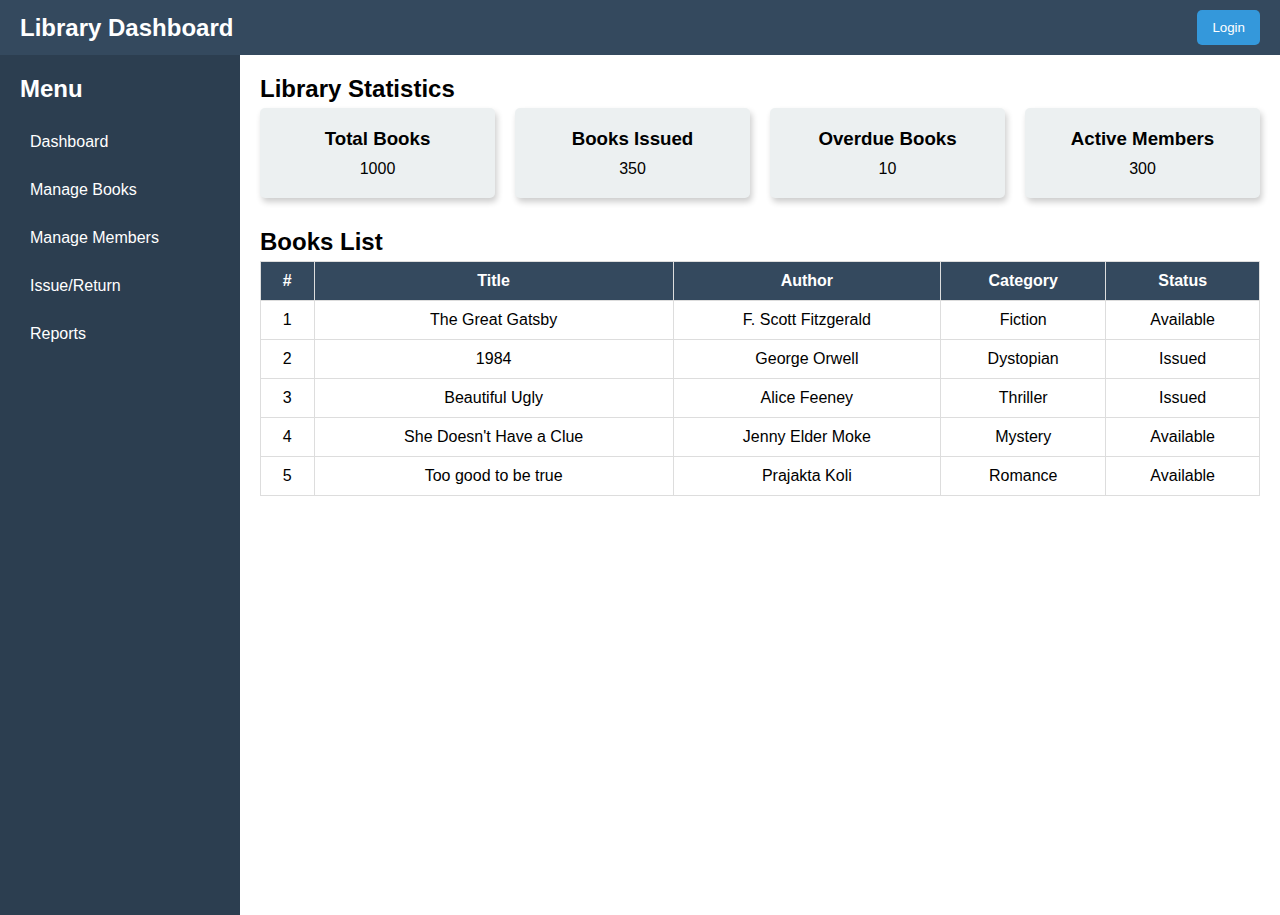
<file: WAD/asgn1a/index.html>
<!-- ASSIGNMENT 1-a: Create a responsive web page which shows the college admin dashboard for library management with sidebar and statistics in cards using HTML, CSS. -->

<!DOCTYPE html>
<html lang="en">
<head>
    <meta charset="UTF-8">
    <meta name="viewport" content="width=device-width, initial-scale=1.0">
    <title>Library Management Dashboard</title>
    <link rel="stylesheet" href="style.css">
</head>
<body>
    <!-- Navbar -->
    <header class="navbar">
        <h1>Library Dashboard</h1>
        <button class="btn login-btn">Login</button>
    </header>

    <div class="dashboard">
       <!-- menu -->
        <aside class="sidebar">
            <h2>Menu</h2>
            <a href="#">Dashboard</a>
            <a href="#">Manage Books</a>
            <a href="#">Manage Members</a>
            <a href="#">Issue/Return</a>
            <a href="#">Reports</a>
        </aside>

        <!-- details -->
        <main class="content">
            <h2>Library Statistics</h2>
            <div class="cards">
                <div class="card">
                    <h3>Total Books</h3>
                    <p>1000</p>
                </div>
                <div class="card">
                    <h3>Books Issued</h3>
                    <p>350</p>
                </div>
                <div class="card">
                    <h3>Overdue Books</h3>
                    <p>10</p>
                </div>
                <div class="card">
                    <h3>Active Members</h3>
                    <p>300</p>
                </div>
            </div>

            <!-- List in form of tables -->
            <h2>Books List</h2>
            <table>
                <thead>
                    <tr>
                        <th>#</th>
                        <th>Title</th>
                        <th>Author</th>
                        <th>Category</th>
                        <th>Status</th>
                    </tr>
                </thead>
                <tbody>
                    <!-- Book 1 -->
                    <tr>    
                        <td>1</td>
                        <td>The Great Gatsby</td>
                        <td>F. Scott Fitzgerald</td>
                        <td>Fiction</td>
                        <td>Available</td>
                    </tr>
                    <!-- Book 2 -->
                    <tr>
                        <td>2</td>
                        <td>1984</td>
                        <td>George Orwell</td>
                        <td>Dystopian</td>
                        <td>Issued</td>
                    </tr>
                    <!-- Book 3 -->
                    <tr>
                        <td>3</td>
                        <td>Beautiful Ugly</td>
                        <td>Alice Feeney </td>
                        <td>Thriller</td>
                        <td>Issued</td>
                    </tr>
                    <!-- Book 4 -->
                    <tr>
                        <td>4</td>
                        <td>She Doesn't Have a Clue</td>
                        <td>Jenny Elder Moke</td>
                        <td>Mystery</td>
                        <td>Available</td>
                    </tr>
                    <!-- Book 5 -->
                    <tr>
                        <td>5</td>
                        <td>Too good to be true</td>
                        <td>Prajakta Koli</td>
                        <td>Romance</td>
                        <td>Available</td>
                    </tr>
                </tbody>
            </table>
        </main>
    </div>
</body>
</html>
</file>
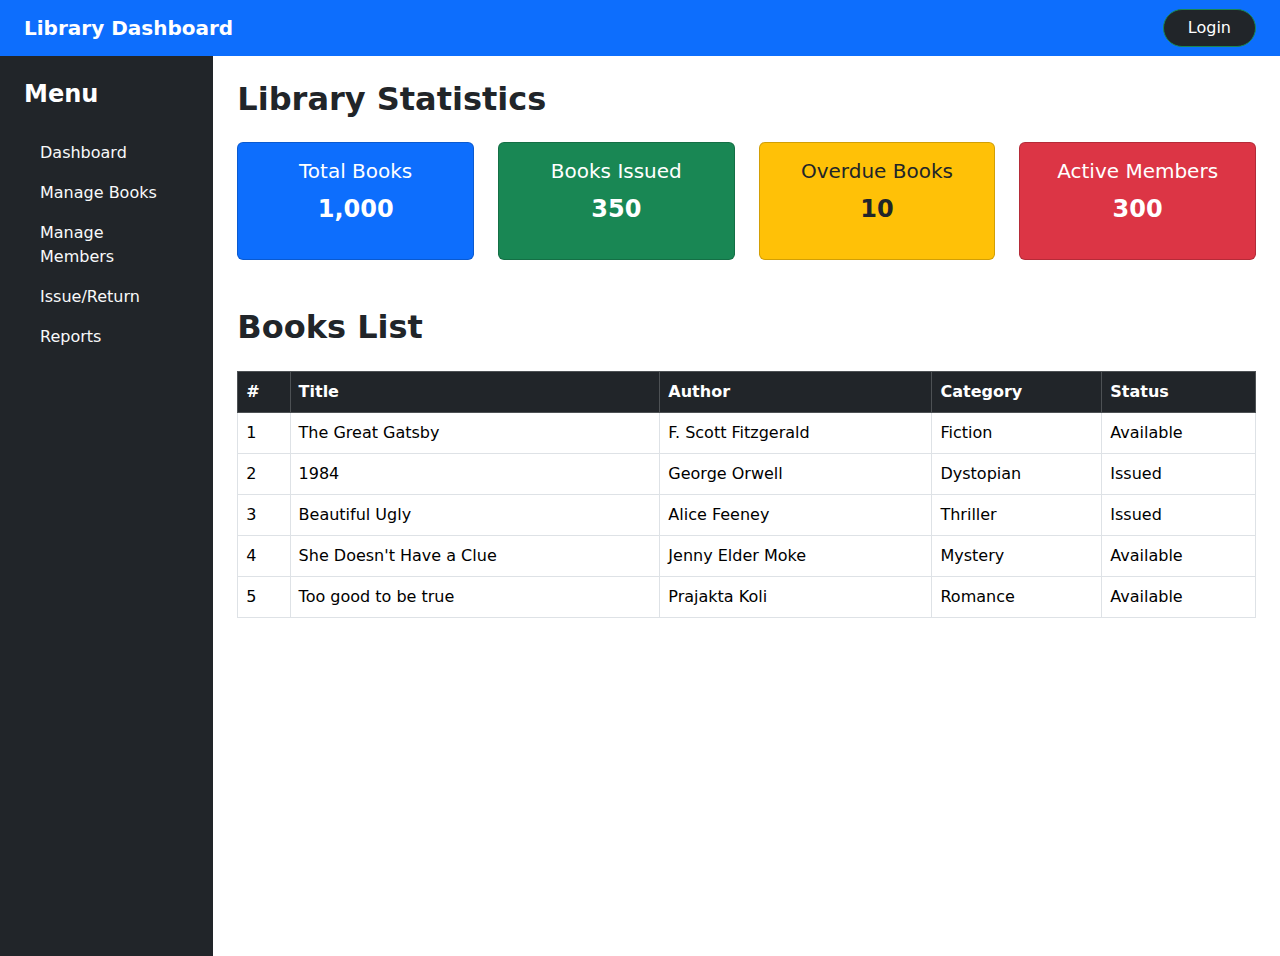
<file: WAD/asgn1b/index.html>
<!-- ASSIGNMENT 1-b: Create a responsive web page which shows the college admin dashboard for library management with sidebar and statistics in cards using HTML, Bootstrap. -->

<!DOCTYPE html>
<html lang="en">
<head>
    <meta charset="UTF-8">
    <meta name="viewport" content="width=device-width, initial-scale=1.0">
    <title>Library Management Dashboard</title>
    <link rel="stylesheet" href="https://cdn.jsdelivr.net/npm/bootstrap@5.3.0/dist/css/bootstrap.min.css">
</head>
<body>
    <!-- Navbar -->
    <nav class="navbar navbar-expand-lg navbar-dark bg-primary px-4">
        <a class="navbar-brand fw-bold" href="#">Library Dashboard</a>
        <div class="ms-auto">
            <button class="btn btn-success rounded-pill bg-dark px-4">Login</button>
        </div>
    </nav>

    <div class="container-fluid">
        <div class="row">
            <!-- Sidebar -->
            <nav class="col-md-2 bg-dark text-white d-flex flex-column min-vh-100 p-4">
                <h4 class="fw-bold mb-4">Menu</h4>
                <ul class="nav flex-column">
                    <li class="nav-item">
                        <a href="#" class="nav-link text-light">Dashboard</a>
                    </li>
                    <li class="nav-item">
                        <a href="#" class="nav-link text-light">Manage Books</a>
                    </li>
                    <li class="nav-item">
                        <a href="#" class="nav-link text-light">Manage Members</a>
                    </li>
                    <li class="nav-item">
                        <a href="#" class="nav-link text-light">Issue/Return</a>
                    </li>
                    <li class="nav-item">
                        <a href="#" class="nav-link text-light">Reports</a>
                    </li>
                </ul>
            </nav>

            <!-- Main Content -->
            <main class="col-md-10 p-4">
                <h2 class="fw-bold mb-4">Library Statistics</h2>
                <div class="row g-4">
                    <div class="col-md-3">
                        <div class="card bg-primary text-white text-center">
                            <div class="card-body">
                                <h5>Total Books</h5>
                                <p class="fs-4 fw-bold">1,000</p>
                            </div>
                        </div>
                    </div>
                    <div class="col-md-3">
                        <div class="card bg-success text-white text-center">
                            <div class="card-body">
                                <h5>Books Issued</h5>
                                <p class="fs-4 fw-bold">350</p>
                            </div>
                        </div>
                    </div>
                    <div class="col-md-3">
                        <div class="card bg-warning text-dark text-center">
                            <div class="card-body">
                                <h5>Overdue Books</h5>
                                <p class="fs-4 fw-bold">10</p>
                            </div>
                        </div>
                    </div>
                    <div class="col-md-3">
                        <div class="card bg-danger text-white text-center">
                            <div class="card-body">
                                <h5>Active Members</h5>
                                <p class="fs-4 fw-bold">300</p>
                            </div>
                        </div>
                    </div>
                </div>

                <h2 class="fw-bold mt-5 mb-4">Books List</h2>
                <table class="table table-hover table-bordered">
                    <thead class="table-dark">
                        <tr>
                            <th>#</th>
                            <th>Title</th>
                            <th>Author</th>
                            <th>Category</th>
                            <th>Status</th>
                        </tr>
                    </thead>
                    <tbody>
                        <tr>
                            <td>1</td>
                            <td>The Great Gatsby</td>
                            <td>F. Scott Fitzgerald</td>
                            <td>Fiction</td>
                            <td>Available</td>
                        </tr>
                        <tr>
                            <td>2</td>
                            <td>1984</td>
                            <td>George Orwell</td>
                            <td>Dystopian</td>
                            <td>Issued</td>
                        </tr>
                        <tr>
                            <td>3</td>
                            <td>Beautiful Ugly</td>
                            <td>Alice Feeney </td>
                            <td>Thriller</td>
                            <td>Issued</td>
                        </tr>
                        <tr>
                            <td>4</td>
                            <td>She Doesn't Have a Clue</td>
                            <td>Jenny Elder Moke</td>
                            <td>Mystery</td>
                            <td>Available</td>
                        </tr>
                        <tr>
                            <td>5</td>
                            <td>Too good to be true</td>
                            <td>Prajakta Koli</td>
                            <td>Romance</td>
                            <td>Available</td>
                        </tr>
                    </tbody>
                </table>
            </main>
        </div>
    </div>

    <script src="https://cdn.jsdelivr.net/npm/bootstrap@5.3.0/dist/js/bootstrap.bundle.min.js"></script>
</body>
</html>
</file>
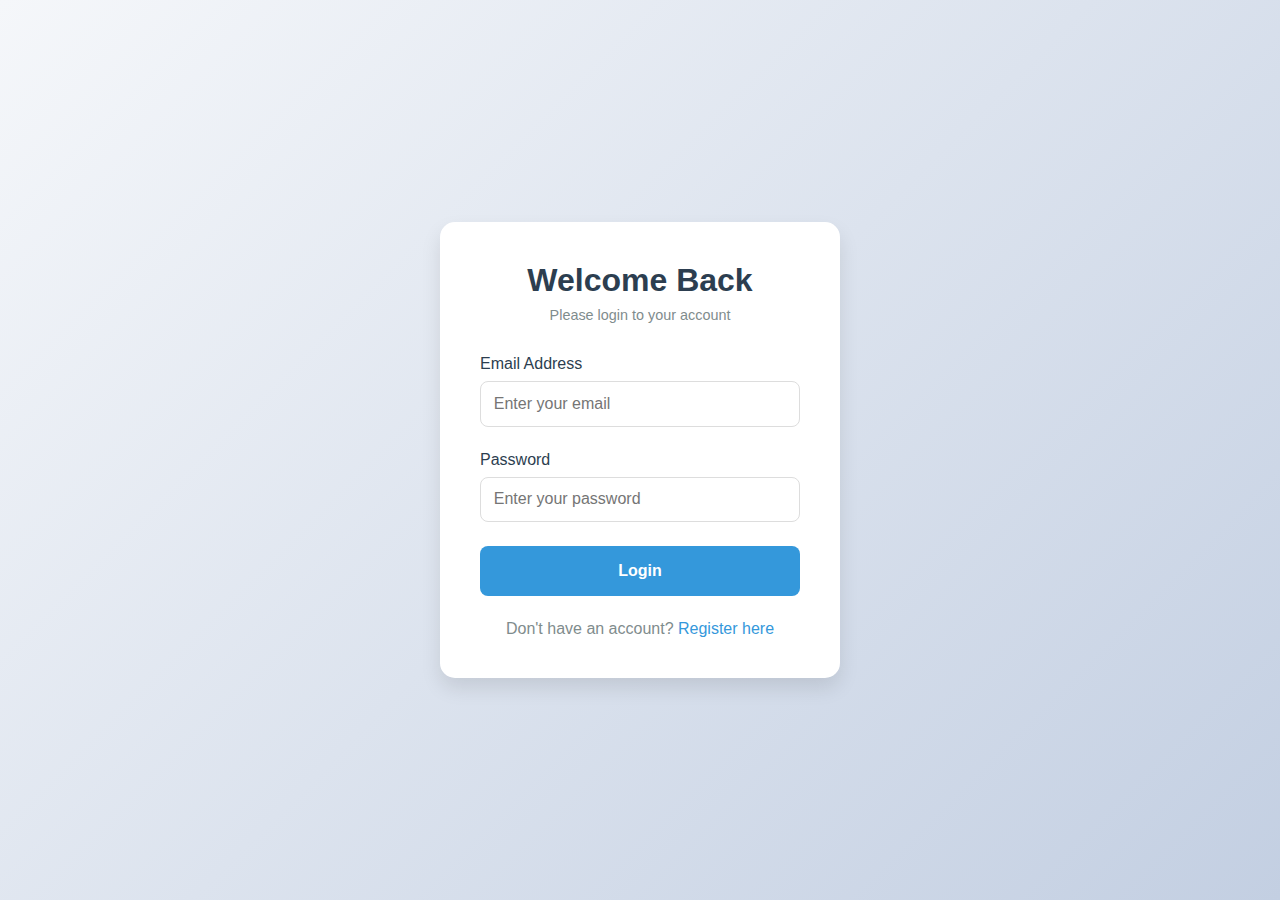
<file: Assignment_2/login.html>
<!DOCTYPE html>
<html lang="en">
<head>
    <meta charset="UTF-8">
    <meta name="viewport" content="width=device-width, initial-scale=1.0">
    <title>Login</title>
    <link rel="stylesheet" href="login.css">
</head>
<body>
    <div class="container">
        <div class="header">
            <h2>Welcome Back</h2>
            <p>Please login to your account</p>
        </div>
        
        <form id="loginForm">
            <div class="form-group">
                <label for="email">Email Address</label>
                <input type="email" id="email" placeholder="Enter your email" required>
                <div id="emailError" class="error">Please enter a valid email address</div>
            </div>

            <div class="form-group">
                <label for="password">Password</label>
                <input type="password" id="password" placeholder="Enter your password" required>
                <div id="passwordError" class="error">Please enter your password</div>
            </div>

            <button type="submit">Login</button>
            <div id="successMessage" class="success">Login successful!</div>
            <div id="loginError" class="error">Invalid email or password</div>
        </form>

        <div class="footer-text">
            Don't have an account? <a href="registration.html">Register here</a>
        </div>
    </div>
    <script src="login.js"></script>
</body>
</html>
</file>
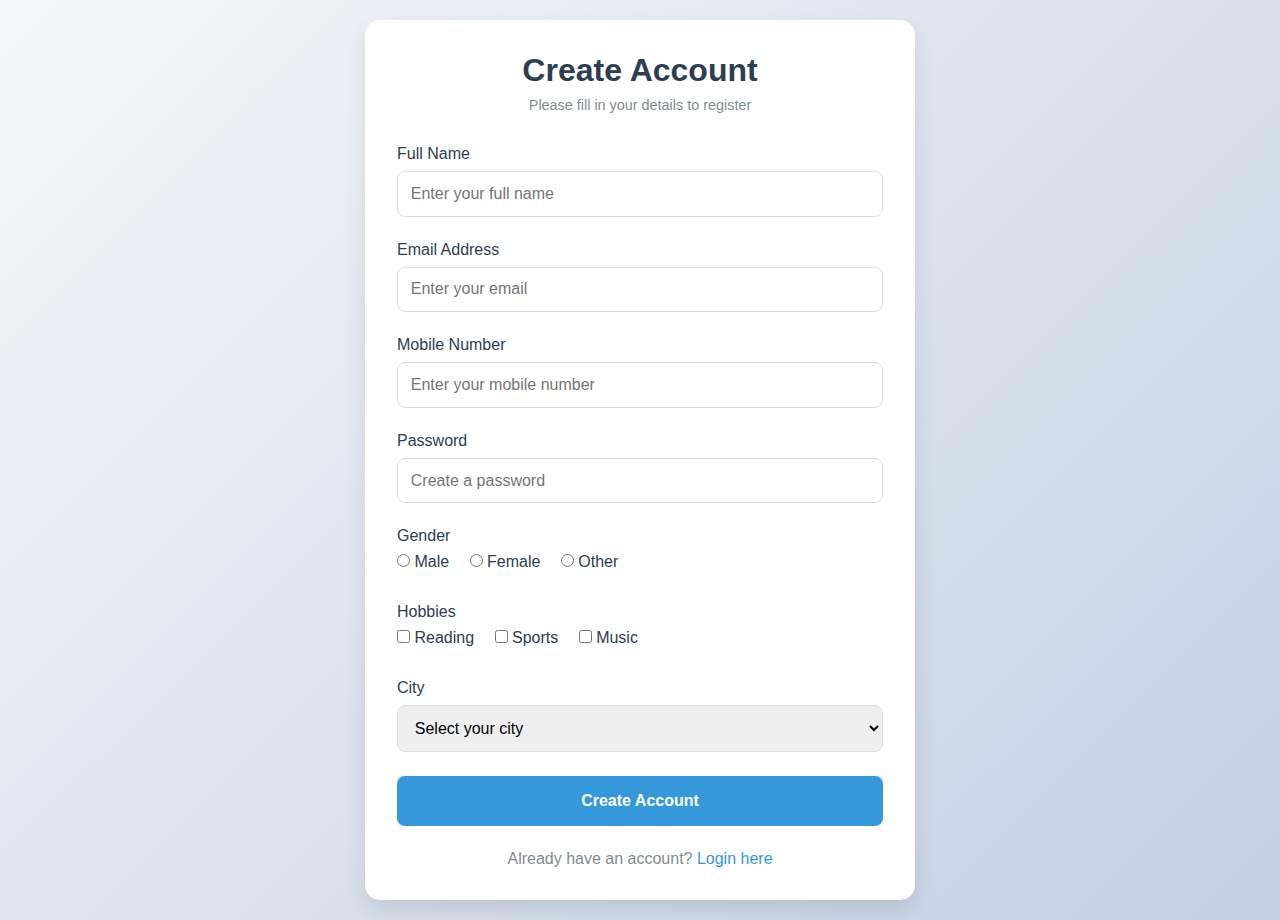
<file: Assignment_2/register.html>
<!DOCTYPE html>
<html lang="en">
<head>
    <meta charset="UTF-8">
    <meta name="viewport" content="width=device-width, initial-scale=1.0">
    <title>Registration</title>
    <link rel="stylesheet" href="register.css">
</head>
<body>
    <div class="container">
        <div class="header">
            <h2>Create Account</h2>
            <p>Please fill in your details to register</p>
        </div>
        
        <form id="registrationForm">
            <div class="form-group">
                <label for="name">Full Name</label>
                <input type="text" id="name" placeholder="Enter your full name" required>
                <div id="nameError" class="error">Name must contain at least 2 letters</div>
            </div>

            <div class="form-group">
                <label for="email">Email Address</label>
                <input type="email" id="email" placeholder="Enter your email" required>
                <div id="emailError" class="error">Please enter a valid email address</div>
            </div>

            <div class="form-group">
                <label for="mobile">Mobile Number</label>
                <input type="text" id="mobile" placeholder="Enter your mobile number" required>
                <div id="mobileError" class="error">Please enter a valid 10-digit mobile number</div>
            </div>

            <div class="form-group">
                <label for="password">Password</label>
                <input type="password" id="password" placeholder="Create a password" required>
                <div id="passwordError" class="error">Password must be at least 8 characters long</div>
            </div>

            <div class="form-group">
                <label>Gender</label>
                <div class="gender-group">
                    <input type="radio" name="gender" value="male" id="male">
                    <label for="male">Male</label>
                    <input type="radio" name="gender" value="female" id="female">
                    <label for="female">Female</label>
                    <input type="radio" name="gender" value="other" id="other">
                    <label for="other">Other</label>
                </div>
                <div id="genderError" class="error">Please select a gender</div>
            </div>

            <div class="form-group">
                <label>Hobbies</label>
                <div class="hobbies-group">
                    <input type="checkbox" name="hobbies" value="reading" id="reading">
                    <label for="reading">Reading</label>
                    <input type="checkbox" name="hobbies" value="sports" id="sports">
                    <label for="sports">Sports</label>
                    <input type="checkbox" name="hobbies" value="music" id="music">
                    <label for="music">Music</label>
                </div>
            </div>

            <div class="form-group">
                <label for="city">City</label>
                <select id="city" required>
                    <option value="">Select your city</option>
                    <option value="mumbai">Mumbai</option>
                    <option value="delhi">Delhi</option>
                    <option value="bangalore">Bangalore</option>
                    <option value="chennai">Chennai</option>
                </select>
                <div id="cityError" class="error">Please select a city</div>
            </div>

            <button type="submit">Create Account</button>
            <div id="successMessage" class="success">Registration successful! Redirecting to login page...</div>
        </form>

        <div class="footer-text">
            Already have an account? <a href="login.html">Login here</a>
        </div>
    </div>
    <script src="register.js"></script>
</body>
</html>
</file>
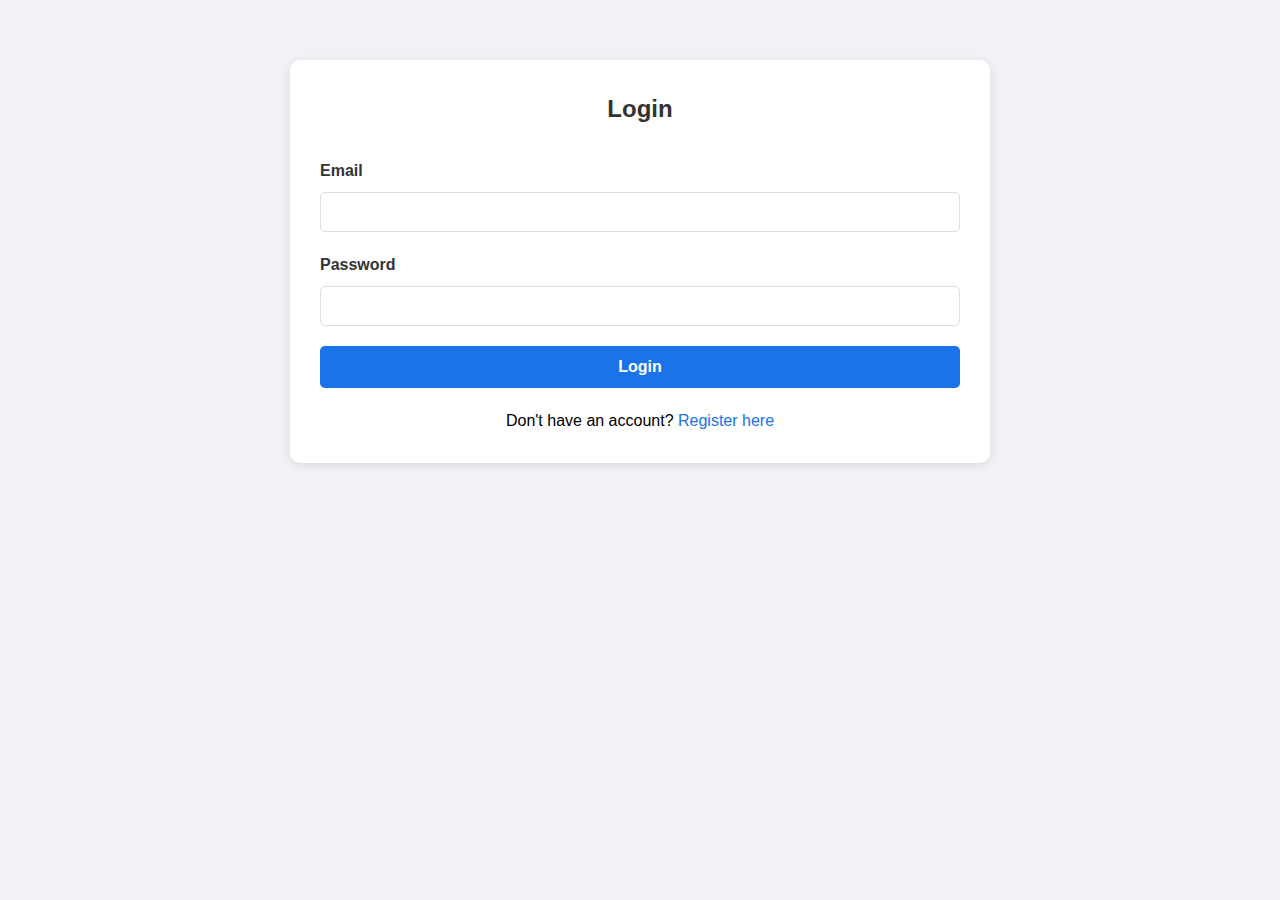
<file: WAD/asgn1c/login.html>
<!DOCTYPE html>
<html lang="en">
<head>
    <meta charset="UTF-8">
    <meta name="viewport" content="width=device-width, initial-scale=1.0">
    <title>User Login</title>
    <link rel="stylesheet" href="style.css">
</head>
<body>
    <div class="container">
        <h2>Login</h2>
        <form id="loginForm">
            <div class="form-group">
                <label for="email">Email</label>
                <input type="email" id="email" name="email" required>
                <div class="error" id="emailError">Please enter a valid email address</div>
            </div>

            <div class="form-group">
                <label for="password">Password</label>
                <input type="password" id="password" name="password" required>
                <div class="error" id="passwordError">Please enter your password</div>
            </div>

            <button type="submit">Login</button>
        </form>
        <div class="error-message" id="loginError">Invalid email or password</div>
        <div class="success-message" id="successMessage">Login successful!</div>
        <div class="register-link">
            Don't have an account? <a href="register.html">Register here</a>
        </div>
    </div>

    <script src="login.js"></script>
</body>
</html>
</file>
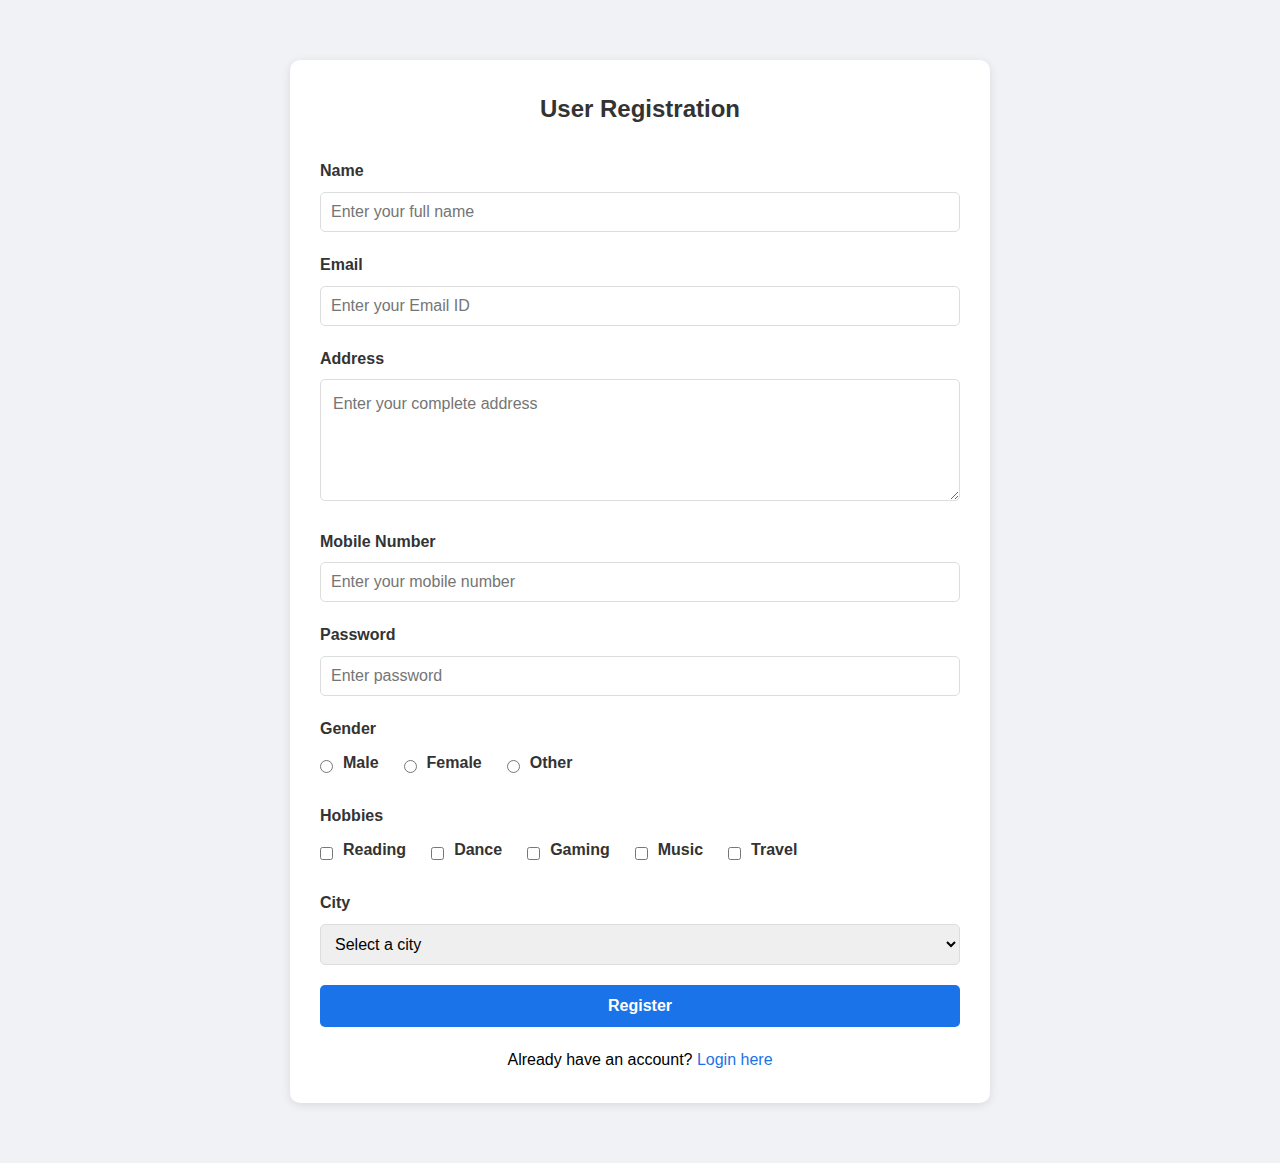
<file: WAD/asgn1c/register.html>
<!DOCTYPE html>
<html lang="en">
<head>
    <meta charset="UTF-8">
    <meta name="viewport" content="width=device-width, initial-scale=1.0">
    <title>User Registration</title>
    <link rel="stylesheet" href="style.css">
</head>
<body>
    <div class="container">
        <h2>User Registration</h2>
        <form id="registrationForm">
            <div class="form-group">
                <label for="name">Name</label>
                <input type="text" id="name" name="name" placeholder="Enter your full name" required>
                <div class="error" id="nameError">Please enter a valid name (minimum 2 characters)</div>
            </div>

            <div class="form-group">
                <label for="email">Email</label>
                <input type="email" id="email" name="email" placeholder="Enter your Email ID" required>
                <div class="error" id="emailError">Please enter a valid email address</div>
            </div>

            <div class="form-group">
                <label for="address" class="required">Address</label>
                <textarea id="address" name="address" rows="4" placeholder="Enter your complete address" required></textarea>
                <div class="error" id="addressError">Please enter your address</div>
            </div>

            <div class="form-group">
                <label for="mobile">Mobile Number</label>
                <input type="tel" id="mobile" name="mobile" placeholder="Enter your mobile number" required>
                <div class="error" id="mobileError">Please enter a valid 10-digit mobile number</div>
            </div>

            <div class="form-group">
                <label for="password">Password</label>
                <input type="password" id="password" name="password" placeholder="Enter password" required>
                <div class="error" id="passwordError">Password must be at least 8 characters</div>
            </div>

            <div class="form-group">
                <label>Gender</label>
                <div class="checkbox-group">
                    <input type="radio" id="male" name="gender" value="male" required>
                    <label for="male">Male</label>
                    <input type="radio" id="female" name="gender" value="female">
                    <label for="female">Female</label>
                    <input type="radio" id="other" name="gender" value="other">
                    <label for="other">Other</label>
                </div>
                <div class="error" id="genderError">Please select a gender</div>
            </div>

            <div class="form-group">
                <label>Hobbies</label>
                <div class="checkbox-group">
                    <input type="checkbox" id="reading" name="hobbies" value="reading">
                    <label for="reading">Reading</label>
                    <input type="checkbox" id="dance" name="hobbies" value="dance">
                    <label for="dance">Dance</label>
                    <input type="checkbox" id="gaming" name="hobbies" value="gaming">
                    <label for="gaming">Gaming</label>
                    <input type="checkbox" id="music" name="hobbies" value="music">
                    <label for="music">Music</label>
                    <input type="checkbox" id="travel" name="hobbies" value="travel">
                    <label for="travel">Travel</label>
                </div>
            </div>

            <div class="form-group">
                <label for="city">City</label>
                <select id="city" name="city" required>
                    <option value="">Select a city</option>
                    <option value="delhi">Delhi</option>
                    <option value="nagpur">Nagpur</option>
                    <option value="pune">Pune</option>
                    <option value="mumbai">Mumbai</option>
                    <option value="nashik">Nashik</option>
                    <option value="bangalore">Bangalore</option>
                    <option value="amravati">Amravati</option>
                </select>
                <div class="error" id="cityError">Please select a city</div>
            </div>

            <button type="submit">Register</button>
        </form>
        <div class="success-message" id="successMessage">Registration successful!</div>
        <div class="login-link">
            Already have an account? <a href="login.html">Login here</a>
        </div>
    </div>

    <script src="register.js"></script>
</body>
</html>
</file>
<file: WAD/asgn1a/style.css>
* {
    margin: 0;
    font-family: Arial, sans-serif;
}

/* Navbar Styling */
.navbar {
    background-color: #34495e;
    color: white;
    display: flex;
    justify-content: space-between;
    align-items: center;
    padding: 10px 20px;
}

.navbar h1 {
    margin: 0;
    font-size: 1.5rem;
}

h2 {
    margin-bottom: 5px;
}

.login-btn {
    background-color: #3498db;
    color: white;
    border: none;
    padding: 10px 15px;
    border-radius: 5px;
    cursor: pointer;
    transition: background-color 0.3s;
}

.login-btn:hover {
    background-color: #2980b9;
}

.dashboard {
    display: flex;
    height: calc(100vh - 80px);
}

.sidebar {
    width: 200px;
    background-color: #2c3e50;
    color: white;
    padding: 20px;
    height: 100%;
}

.sidebar h2 {
    margin-bottom: 20px;
}

.sidebar a {
    display: block;
    color: white;
    text-decoration: none;
    margin: 10px 0;
    padding: 10px;
    border-radius: 5px;
    transition: background-color 0.3s;
}

.sidebar a:hover {
    background-color: #34495e;
}

/* Main Content Styling */
.content {
    flex: 1;
    padding: 20px;
}

.cards {
    display: flex;
    gap: 20px;
    margin-bottom: 30px;
}

.card {
    background-color: #ecf0f1;
    padding: 20px;
    border-radius: 5px;
    box-shadow: 2px 4px 6px rgba(0, 0, 0, 0.2);
    text-align: center;
    flex: 1;
}

.card h3 {
    margin-bottom: 10px;
}

/* Table Styling */
table {
    width: 100%;
    border-collapse: collapse;
}

table th, table td {
    border: 1px solid #ddd;
    padding: 10px;
    text-align: center;
}

table th {
    background-color: #34495e;
    color: white;
}
</file>
<file: Assignment_2/login.css>
/* styles/login.css */
* {
    margin: 0;
    padding: 0;
    box-sizing: border-box;
}

body {
    font-family: 'Segoe UI', Tahoma, Geneva, Verdana, sans-serif;
    background: linear-gradient(135deg, #f5f7fa 0%, #c3cfe2 100%);
    min-height: 100vh;
    display: flex;
    justify-content: center;
    align-items: center;
    padding: 20px;
}

.container {
    background-color: #ffffff;
    border-radius: 15px;
    box-shadow: 0 10px 20px rgba(0, 0, 0, 0.1);
    padding: 2.5rem;
    width: 100%;
    max-width: 400px;
}

.header {
    text-align: center;
    margin-bottom: 2rem;
}

.header h2 {
    color: #2c3e50;
    font-size: 2rem;
    margin-bottom: 0.5rem;
}

.header p {
    color: #7f8c8d;
    font-size: 0.9rem;
}

.form-group {
    margin-bottom: 1.5rem;
}

label {
    display: block;
    margin-bottom: 0.5rem;
    color: #2c3e50;
    font-weight: 500;
}

input[type="email"],
input[type="password"] {
    width: 100%;
    padding: 0.8rem;
    border: 1px solid #ddd;
    border-radius: 8px;
    font-size: 1rem;
    transition: all 0.3s ease;
}

input:focus {
    outline: none;
    border-color: #3498db;
    box-shadow: 0 0 0 3px rgba(52, 152, 219, 0.1);
}

.error {
    color: #e74c3c;
    font-size: 0.8rem;
    margin-top: 0.3rem;
    display: none;
}

.success {
    background-color: #d4edda;
    color: #155724;
    padding: 1rem;
    border-radius: 8px;
    margin-top: 1rem;
    text-align: center;
    display: none;
}

button {
    width: 100%;
    padding: 1rem;
    background-color: #3498db;
    color: white;
    border: none;
    border-radius: 8px;
    font-size: 1rem;
    font-weight: 600;
    cursor: pointer;
    transition: background-color 0.3s ease;
}

button:hover {
    background-color: #2980b9;
}

.footer-text {
    text-align: center;
    margin-top: 1.5rem;
    color: #7f8c8d;
}

.footer-text a {
    color: #3498db;
    text-decoration: none;
    font-weight: 500;
}

.footer-text a:hover {
    text-decoration: underline;
}
</file>
<file: Assignment_2/register.css>
* {
    margin: 0;
    padding: 0;
    box-sizing: border-box;
}

body {
    font-family: 'Segoe UI', Tahoma, Geneva, Verdana, sans-serif;
    background: linear-gradient(135deg, #f5f7fa 0%, #c3cfe2 100%);
    min-height: 100vh;
    display: flex;
    justify-content: center;
    align-items: center;
    padding: 20px;
}

.container {
    background-color: #ffffff;
    border-radius: 15px;
    box-shadow: 0 10px 20px rgba(0, 0, 0, 0.1);
    padding: 2rem;
    width: 100%;
    max-width: 550px;
}

.header {
    text-align: center;
    margin-bottom: 2rem;
}

.header h2 {
    color: #2c3e50;
    font-size: 2rem;
    margin-bottom: 0.5rem;
}

.header p {
    color: #7f8c8d;
    font-size: 0.9rem;
}

.form-group {
    margin-bottom: 1.5rem;
}

label {
    display: block;
    margin-bottom: 0.5rem;
    color: #2c3e50;
    font-weight: 500;
}

input[type="text"],
input[type="email"],
input[type="password"],
select {
    width: 100%;
    padding: 0.8rem;
    border: 1px solid #ddd;
    border-radius: 8px;
    font-size: 1rem;
    transition: all 0.3s ease;
}

input:focus,
select:focus {
    outline: none;
    border-color: #3498db;
    box-shadow: 0 0 0 3px rgba(52, 152, 219, 0.1);
}

.gender-group,
.hobbies-group {
    margin-top: 0.5rem;
}

.gender-group label,
.hobbies-group label {
    display: inline-block;
    margin-right: 1rem;
    font-weight: normal;
}

.error {
    color: #e74c3c;
    font-size: 0.8rem;
    margin-top: 0.3rem;
    display: none;
}

.success {
    background-color: #d4edda;
    color: #155724;
    padding: 1rem;
    border-radius: 8px;
    margin-top: 1rem;
    text-align: center;
    display: none;
}

button {
    width: 100%;
    padding: 1rem;
    background-color: #3498db;
    color: white;
    border: none;
    border-radius: 8px;
    font-size: 1rem;
    font-weight: 600;
    cursor: pointer;
    transition: background-color 0.3s ease;
}

button:hover {
    background-color: #2980b9;
}

.footer-text {
    text-align: center;
    margin-top: 1.5rem;
    color: #7f8c8d;
}

.footer-text a {
    color: #3498db;
    text-decoration: none;
    font-weight: 500;
}

.footer-text a:hover {
    text-decoration: underline;
}
</file>
<file: WAD/asgn1c/style.css>
* {
    margin: 0;
    padding: 0;
    box-sizing: border-box;
}

body {
    font-family: Arial, sans-serif;
    line-height: 1.6;
    background-color: #f0f2f5;
    padding: 20px;
}

.container {
    max-width: 700px;
    margin: 40px auto;
    background: white;
    padding: 30px;
    border-radius: 10px;
    box-shadow: 0 2px 10px rgba(0,0,0,0.1);
}

h2 {
    text-align: center;
    color: #333;
    margin-bottom: 30px;
}

.form-group {
    margin-bottom: 20px;
}

label {
    display: block;
    margin-bottom: 8px;
    color: #333;
    font-weight: bold;
}

textarea {
    width: 100%;
    padding: 12px;
    border: 1px solid #ddd;
    border-radius: 5px;
    font-size: 16px;
    resize: vertical;
    min-height: 100px;
    font-family: Arial, sans-serif;
    line-height: 1.5;
}

textarea:focus {
    outline: none;
    border-color: #1a73e8;
    box-shadow: 0 0 5px rgba(26,115,232,0.2);
}

input[type="text"],
input[type="email"],
input[type="tel"],
input[type="password"],
select {
    width: 100%;
    padding: 10px;
    border: 1px solid #ddd;
    border-radius: 5px;
    font-size: 16px;
}

input:focus,
select:focus {
    outline: none;
    border-color: #1a73e8;
    box-shadow: 0 0 5px rgba(26,115,232,0.2);
}

.checkbox-group {
    display: flex;
    gap: 10px;
    flex-wrap: wrap;
    /* margin-top: 5px; */
}

.checkbox-group label {
    display: inline;
    margin-right: 15px;
}

.error {
    color: #d93025;
    font-size: 14px;
    margin-top: 5px;
    display: none;
}

.error-message {
    color: #d93025;
    text-align: center;
    margin-top: 10px;
    display: none;
}

.success-message {
    color: #0f9d58;
    text-align: center;
    margin-top: 10px;
    display: none;
}

button {
    background: #1a73e8;
    color: white;
    padding: 12px 24px;
    border: none;
    border-radius: 5px;
    cursor: pointer;
    width: 100%;
    font-size: 16px;
    font-weight: bold;
    transition: background 0.3s ease;
}

button:hover {
    background: #1557b0;
}

.login-link,
.register-link {
    text-align: center;
    margin-top: 20px;
}

.login-link a,
.register-link a {
    color: #1a73e8;
    text-decoration: none;
}

.login-link a:hover,
.register-link a:hover {
    text-decoration: underline;
}
</file>
